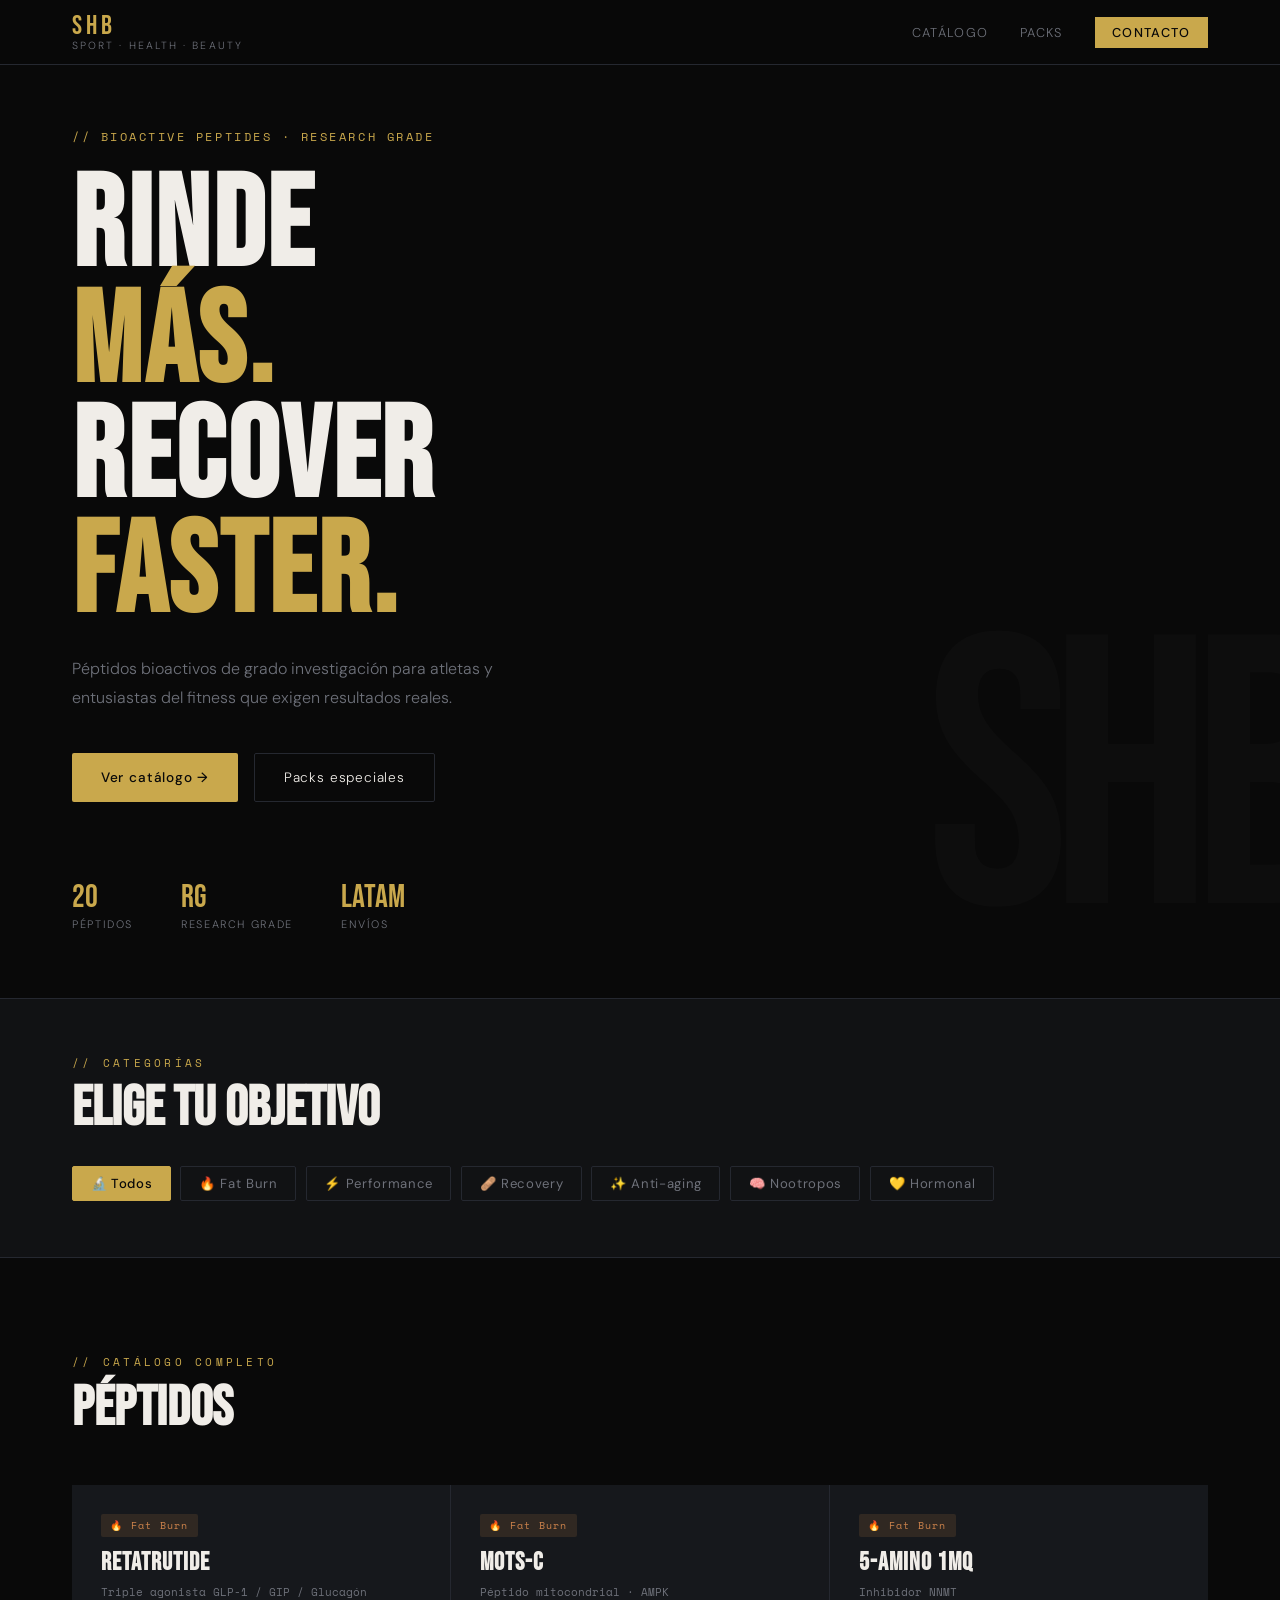
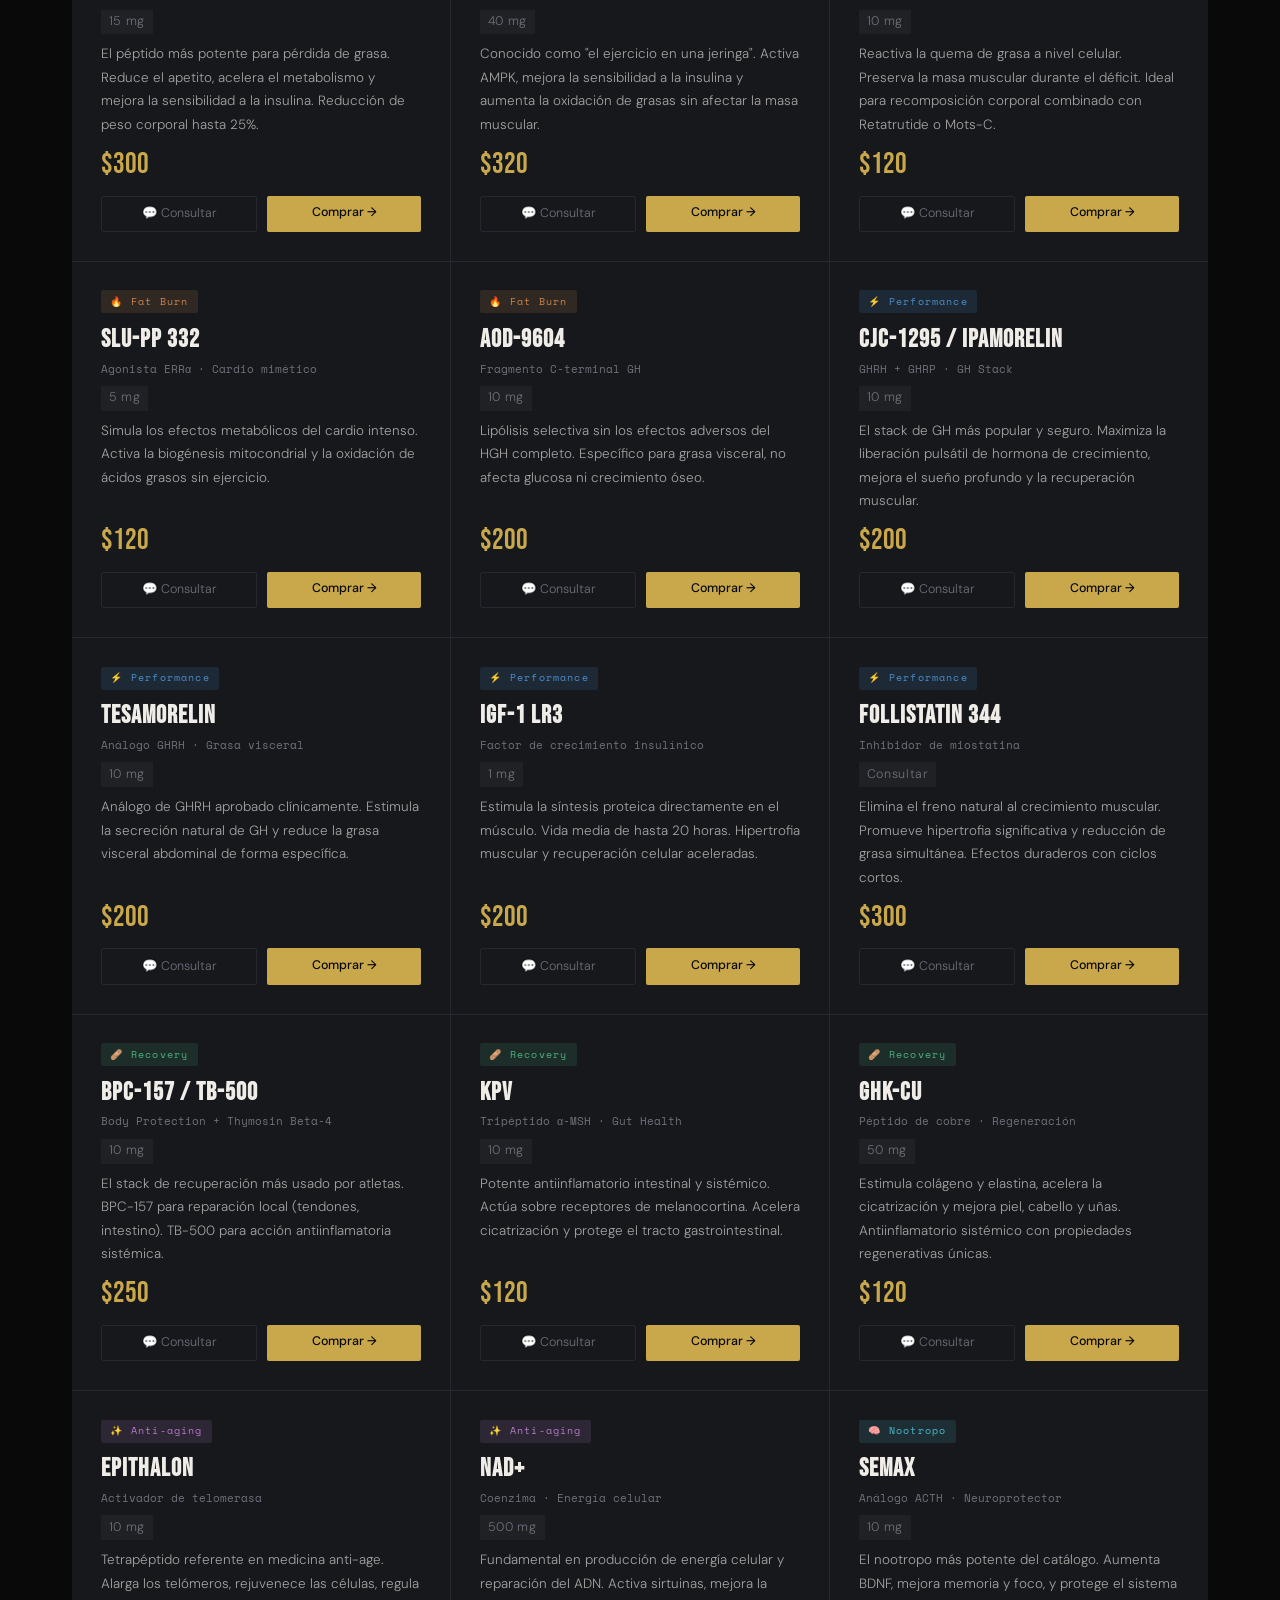
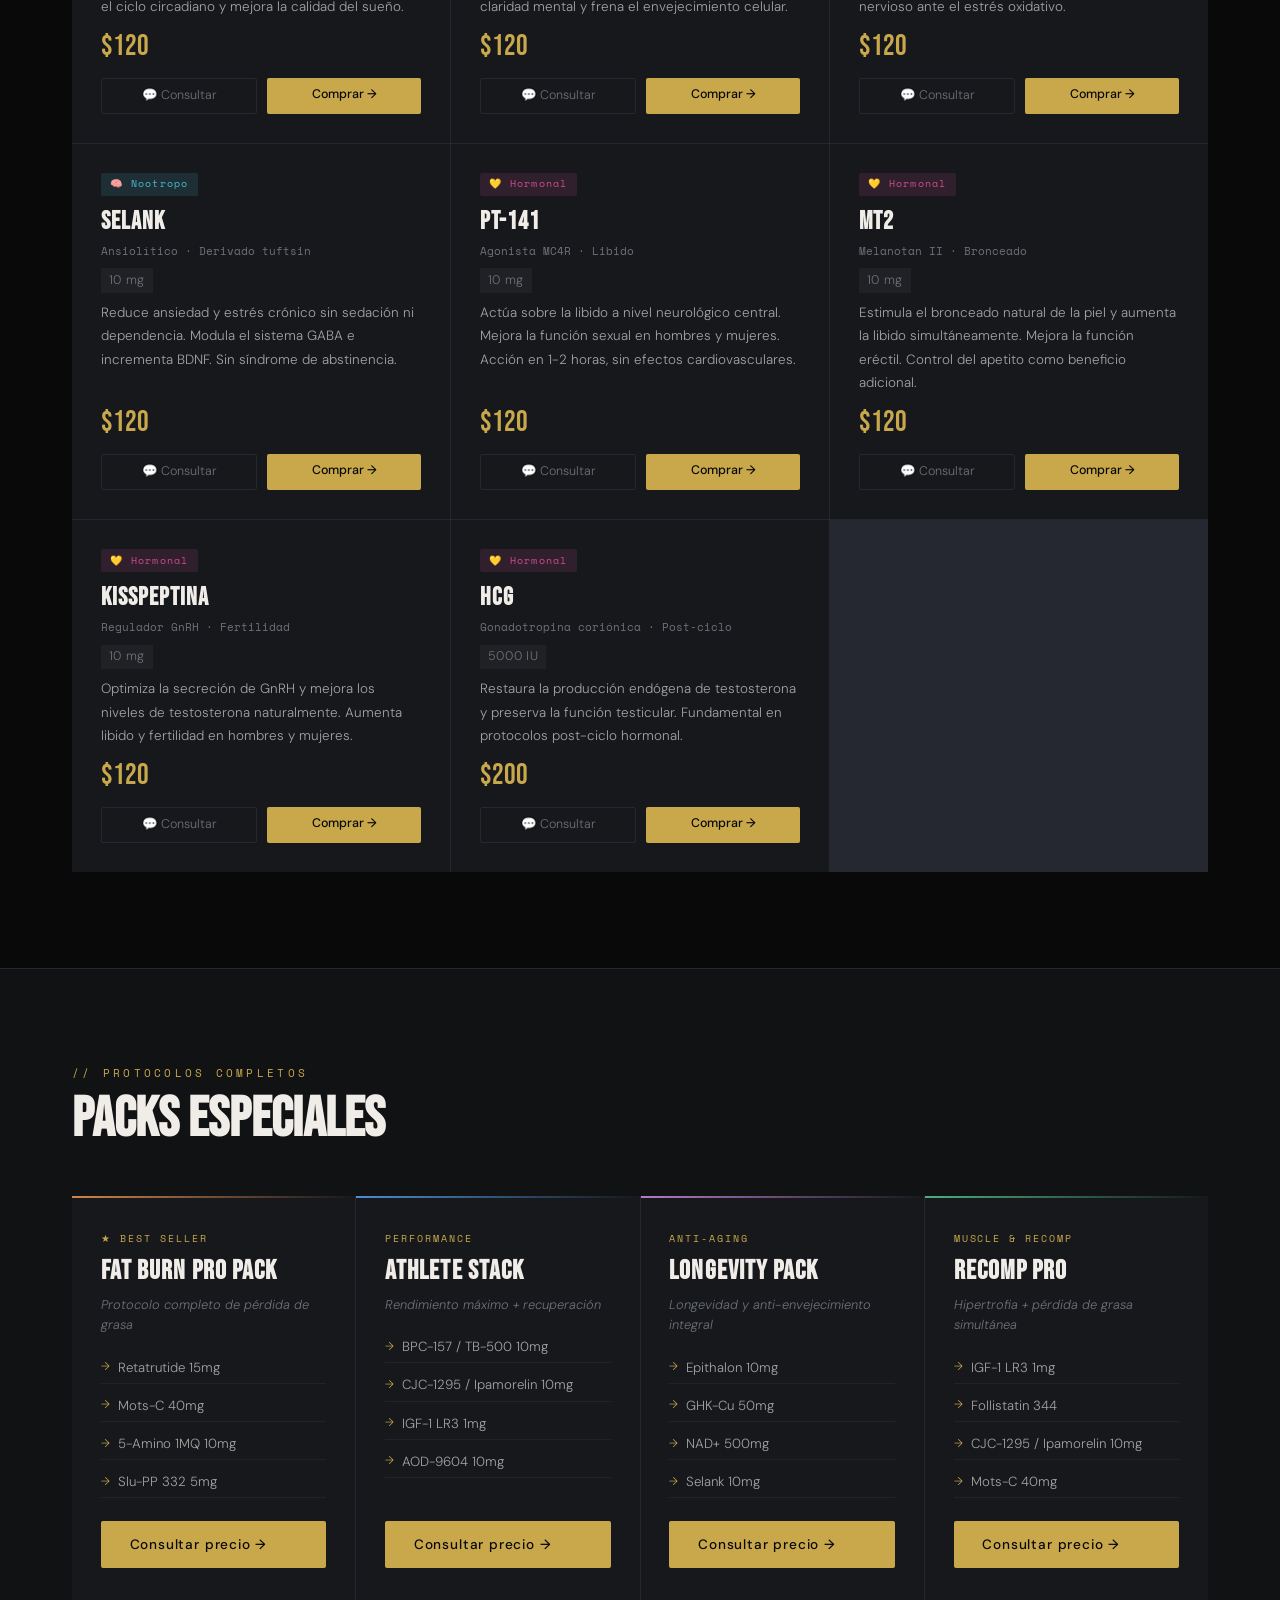
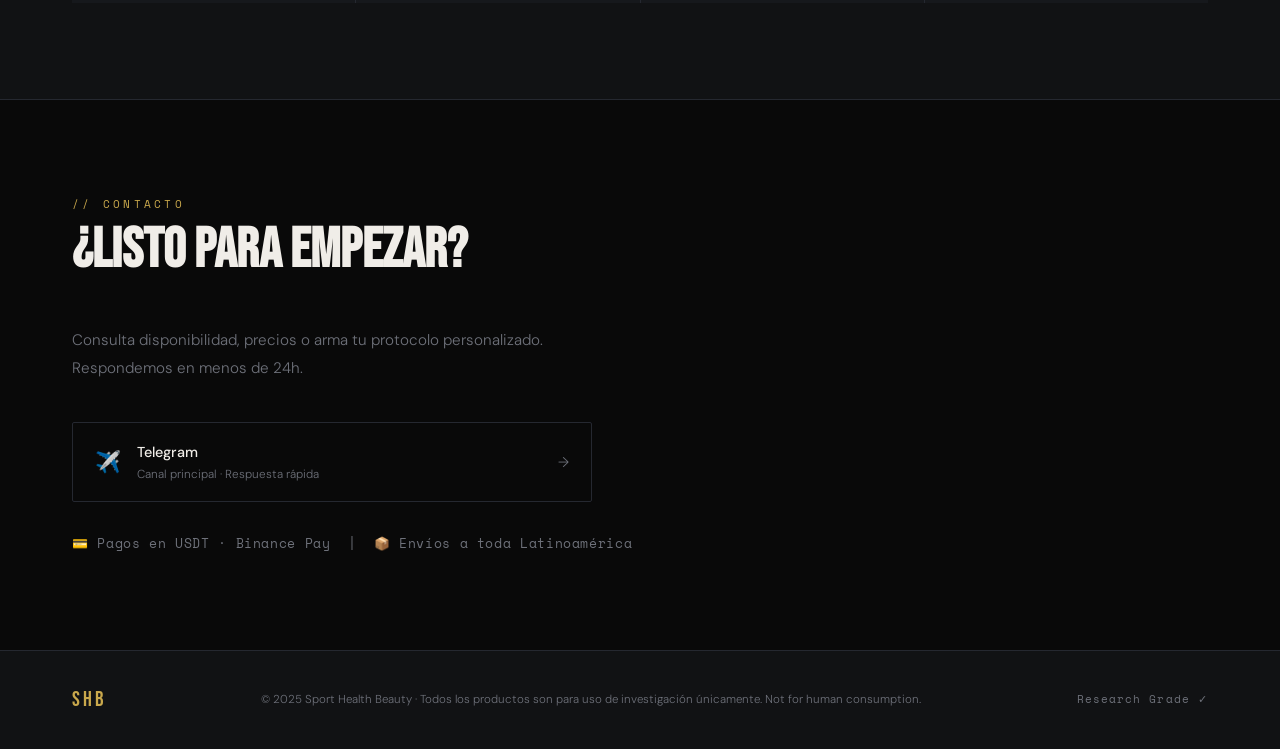
<file: index.html>
<!DOCTYPE html>
<html lang="es">
<head>
  <meta charset="UTF-8" />
  <meta name="viewport" content="width=device-width, initial-scale=1.0" />
  <title>SHB — Sport Health Beauty | Péptidos Bioactivos</title>
  <link rel="preconnect" href="https://fonts.googleapis.com" />
  <link rel="preconnect" href="https://fonts.gstatic.com" crossorigin />
  <link href="https://fonts.googleapis.com/css2?family=Bebas+Neue&family=DM+Sans:ital,opsz,wght@0,9..40,300;0,9..40,400;0,9..40,500;1,9..40,300&family=Space+Mono:wght@400;700&display=swap" rel="stylesheet" />
  <link rel="stylesheet" href="style.css" />
</head>
<body>

  <!-- NAV -->
  <nav id="navbar">
    <div class="nav-inner">
      <div class="nav-logo">
        <span class="logo-main">SHB</span>
        <span class="logo-sub">Sport · Health · Beauty</span>
      </div>
      <ul class="nav-links">
        <li><a href="#catalogo">Catálogo</a></li>
        <li><a href="#packs">Packs</a></li>
        <li><a href="#contacto" class="nav-cta">Contacto</a></li>
      </ul>
      <button class="nav-toggle" id="navToggle" aria-label="Menú">
        <span></span><span></span><span></span>
      </button>
    </div>
    <div class="nav-mobile" id="navMobile">
      <a href="#catalogo">Catálogo</a>
      <a href="#packs">Packs</a>
      <a href="#contacto">Contacto</a>
    </div>
  </nav>

  <!-- HERO -->
  <section class="hero" id="inicio">
    <div class="hero-content">
      <p class="hero-tag">// Bioactive Peptides · Research Grade</p>
      <h1 class="hero-title">
        RINDE<br>
        <em>MÁS.</em><br>
        RECOVER<br>
        <em>FASTER.</em>
      </h1>
      <p class="hero-sub">Péptidos bioactivos de grado investigación para atletas y entusiastas del fitness que exigen resultados reales.</p>
      <div class="hero-btns">
        <a href="#catalogo" class="btn-primary">Ver catálogo →</a>
        <a href="#packs" class="btn-secondary">Packs especiales</a>
      </div>
    </div>
    <div class="hero-stats">
      <div class="stat">
        <span class="stat-num">20</span>
        <span class="stat-label">Péptidos</span>
      </div>
      <div class="stat">
        <span class="stat-num">RG</span>
        <span class="stat-label">Research Grade</span>
      </div>
      <div class="stat">
        <span class="stat-num">LATAM</span>
        <span class="stat-label">Envíos</span>
      </div>
    </div>
  </section>

  <!-- CATEGORÍAS -->
  <section class="categories" id="categorias">
    <div class="container">
      <p class="section-label">// Categorías</p>
      <h2 class="section-title">ELIGE TU OBJETIVO</h2>
      <div class="cat-grid">
        <button class="cat-btn active" data-filter="all">🔬 Todos</button>
        <button class="cat-btn" data-filter="fat">🔥 Fat Burn</button>
        <button class="cat-btn" data-filter="perf">⚡ Performance</button>
        <button class="cat-btn" data-filter="recov">🩹 Recovery</button>
        <button class="cat-btn" data-filter="skin">✨ Anti-aging</button>
        <button class="cat-btn" data-filter="neuro">🧠 Nootropos</button>
        <button class="cat-btn" data-filter="hormonal">💛 Hormonal</button>
      </div>
    </div>
  </section>

  <!-- CATÁLOGO -->
  <section class="catalog" id="catalogo">
    <div class="container">
      <p class="section-label">// Catálogo completo</p>
      <h2 class="section-title">PÉPTIDOS</h2>

      <div class="peptide-grid" id="peptideGrid">

        <!-- FAT BURN -->
        <div class="peptide-card" data-cat="fat">
          <span class="tag tag-fat">🔥 Fat Burn</span>
          <h3 class="p-name">RETATRUTIDE</h3>
          <p class="p-aka">Triple agonista GLP-1 / GIP / Glucagón</p>
          <p class="p-dose">15 mg</p>
          <p class="p-desc">El péptido más potente para pérdida de grasa. Reduce el apetito, acelera el metabolismo y mejora la sensibilidad a la insulina. Reducción de peso corporal hasta 25%.</p>
          <p class="p-price">$300</p>
          <div class="p-actions">
            <a href="https://t.me/shb_pep" class="btn-card-contact" target="_blank">💬 Consultar</a>
            <a href="https://t.me/shb_pep" class="btn-card-buy" target="_blank">Comprar →</a>
          </div>
        </div>

        <div class="peptide-card" data-cat="fat">
          <span class="tag tag-fat">🔥 Fat Burn</span>
          <h3 class="p-name">MOTS-C</h3>
          <p class="p-aka">Péptido mitocondrial · AMPK</p>
          <p class="p-dose">40 mg</p>
          <p class="p-desc">Conocido como "el ejercicio en una jeringa". Activa AMPK, mejora la sensibilidad a la insulina y aumenta la oxidación de grasas sin afectar la masa muscular.</p>
          <p class="p-price">$320</p>
          <div class="p-actions">
            <a href="https://t.me/shb_pep" class="btn-card-contact" target="_blank">💬 Consultar</a>
            <a href="https://t.me/shb_pep" class="btn-card-buy" target="_blank">Comprar →</a>
          </div>
        </div>

        <div class="peptide-card" data-cat="fat">
          <span class="tag tag-fat">🔥 Fat Burn</span>
          <h3 class="p-name">5-AMINO 1MQ</h3>
          <p class="p-aka">Inhibidor NNMT</p>
          <p class="p-dose">10 mg</p>
          <p class="p-desc">Reactiva la quema de grasa a nivel celular. Preserva la masa muscular durante el déficit. Ideal para recomposición corporal combinado con Retatrutide o Mots-C.</p>
          <p class="p-price">$120</p>
          <div class="p-actions">
            <a href="https://t.me/shb_pep" class="btn-card-contact" target="_blank">💬 Consultar</a>
            <a href="https://t.me/shb_pep" class="btn-card-buy" target="_blank">Comprar →</a>
          </div>
        </div>

        <div class="peptide-card" data-cat="fat">
          <span class="tag tag-fat">🔥 Fat Burn</span>
          <h3 class="p-name">SLU-PP 332</h3>
          <p class="p-aka">Agonista ERRα · Cardio mimético</p>
          <p class="p-dose">5 mg</p>
          <p class="p-desc">Simula los efectos metabólicos del cardio intenso. Activa la biogénesis mitocondrial y la oxidación de ácidos grasos sin ejercicio.</p>
          <p class="p-price">$120</p>
          <div class="p-actions">
            <a href="https://t.me/shb_pep" class="btn-card-contact" target="_blank">💬 Consultar</a>
            <a href="https://t.me/shb_pep" class="btn-card-buy" target="_blank">Comprar →</a>
          </div>
        </div>

        <div class="peptide-card" data-cat="fat">
          <span class="tag tag-fat">🔥 Fat Burn</span>
          <h3 class="p-name">AOD-9604</h3>
          <p class="p-aka">Fragmento C-terminal GH</p>
          <p class="p-dose">10 mg</p>
          <p class="p-desc">Lipólisis selectiva sin los efectos adversos del HGH completo. Específico para grasa visceral, no afecta glucosa ni crecimiento óseo.</p>
          <p class="p-price">$200</p>
          <div class="p-actions">
            <a href="https://t.me/shb_pep" class="btn-card-contact" target="_blank">💬 Consultar</a>
            <a href="https://t.me/shb_pep" class="btn-card-buy" target="_blank">Comprar →</a>
          </div>
        </div>

        <!-- PERFORMANCE -->
        <div class="peptide-card" data-cat="perf">
          <span class="tag tag-perf">⚡ Performance</span>
          <h3 class="p-name">CJC-1295 / IPAMORELIN</h3>
          <p class="p-aka">GHRH + GHRP · GH Stack</p>
          <p class="p-dose">10 mg</p>
          <p class="p-desc">El stack de GH más popular y seguro. Maximiza la liberación pulsátil de hormona de crecimiento, mejora el sueño profundo y la recuperación muscular.</p>
          <p class="p-price">$200</p>
          <div class="p-actions">
            <a href="https://t.me/shb_pep" class="btn-card-contact" target="_blank">💬 Consultar</a>
            <a href="https://t.me/shb_pep" class="btn-card-buy" target="_blank">Comprar →</a>
          </div>
        </div>

        <div class="peptide-card" data-cat="perf">
          <span class="tag tag-perf">⚡ Performance</span>
          <h3 class="p-name">TESAMORELIN</h3>
          <p class="p-aka">Análogo GHRH · Grasa visceral</p>
          <p class="p-dose">10 mg</p>
          <p class="p-desc">Análogo de GHRH aprobado clínicamente. Estimula la secreción natural de GH y reduce la grasa visceral abdominal de forma específica.</p>
          <p class="p-price">$200</p>
          <div class="p-actions">
            <a href="https://t.me/shb_pep" class="btn-card-contact" target="_blank">💬 Consultar</a>
            <a href="https://t.me/shb_pep" class="btn-card-buy" target="_blank">Comprar →</a>
          </div>
        </div>

        <div class="peptide-card" data-cat="perf">
          <span class="tag tag-perf">⚡ Performance</span>
          <h3 class="p-name">IGF-1 LR3</h3>
          <p class="p-aka">Factor de crecimiento insulínico</p>
          <p class="p-dose">1 mg</p>
          <p class="p-desc">Estimula la síntesis proteica directamente en el músculo. Vida media de hasta 20 horas. Hipertrofia muscular y recuperación celular aceleradas.</p>
          <p class="p-price">$200</p>
          <div class="p-actions">
            <a href="https://t.me/shb_pep" class="btn-card-contact" target="_blank">💬 Consultar</a>
            <a href="https://t.me/shb_pep" class="btn-card-buy" target="_blank">Comprar →</a>
          </div>
        </div>

        <div class="peptide-card" data-cat="perf">
          <span class="tag tag-perf">⚡ Performance</span>
          <h3 class="p-name">FOLLISTATIN 344</h3>
          <p class="p-aka">Inhibidor de miostatina</p>
          <p class="p-dose">Consultar</p>
          <p class="p-desc">Elimina el freno natural al crecimiento muscular. Promueve hipertrofia significativa y reducción de grasa simultánea. Efectos duraderos con ciclos cortos.</p>
          <p class="p-price">$300</p>
          <div class="p-actions">
            <a href="https://t.me/shb_pep" class="btn-card-contact" target="_blank">💬 Consultar</a>
            <a href="https://t.me/shb_pep" class="btn-card-buy" target="_blank">Comprar →</a>
          </div>
        </div>

        <!-- RECOVERY -->
        <div class="peptide-card" data-cat="recov">
          <span class="tag tag-recov">🩹 Recovery</span>
          <h3 class="p-name">BPC-157 / TB-500</h3>
          <p class="p-aka">Body Protection + Thymosin Beta-4</p>
          <p class="p-dose">10 mg</p>
          <p class="p-desc">El stack de recuperación más usado por atletas. BPC-157 para reparación local (tendones, intestino). TB-500 para acción antiinflamatoria sistémica.</p>
          <p class="p-price">$250</p>
          <div class="p-actions">
            <a href="https://t.me/shb_pep" class="btn-card-contact" target="_blank">💬 Consultar</a>
            <a href="https://t.me/shb_pep" class="btn-card-buy" target="_blank">Comprar →</a>
          </div>
        </div>

        <div class="peptide-card" data-cat="recov">
          <span class="tag tag-recov">🩹 Recovery</span>
          <h3 class="p-name">KPV</h3>
          <p class="p-aka">Tripéptido α-MSH · Gut Health</p>
          <p class="p-dose">10 mg</p>
          <p class="p-desc">Potente antiinflamatorio intestinal y sistémico. Actúa sobre receptores de melanocortina. Acelera cicatrización y protege el tracto gastrointestinal.</p>
          <p class="p-price">$120</p>
          <div class="p-actions">
            <a href="https://t.me/shb_pep" class="btn-card-contact" target="_blank">💬 Consultar</a>
            <a href="https://t.me/shb_pep" class="btn-card-buy" target="_blank">Comprar →</a>
          </div>
        </div>

        <div class="peptide-card" data-cat="recov">
          <span class="tag tag-recov">🩹 Recovery</span>
          <h3 class="p-name">GHK-CU</h3>
          <p class="p-aka">Péptido de cobre · Regeneración</p>
          <p class="p-dose">50 mg</p>
          <p class="p-desc">Estimula colágeno y elastina, acelera la cicatrización y mejora piel, cabello y uñas. Antiinflamatorio sistémico con propiedades regenerativas únicas.</p>
          <p class="p-price">$120</p>
          <div class="p-actions">
            <a href="https://t.me/shb_pep" class="btn-card-contact" target="_blank">💬 Consultar</a>
            <a href="https://t.me/shb_pep" class="btn-card-buy" target="_blank">Comprar →</a>
          </div>
        </div>

        <!-- ANTI-AGING / SKIN -->
        <div class="peptide-card" data-cat="skin">
          <span class="tag tag-skin">✨ Anti-aging</span>
          <h3 class="p-name">EPITHALON</h3>
          <p class="p-aka">Activador de telomerasa</p>
          <p class="p-dose">10 mg</p>
          <p class="p-desc">Tetrapéptido referente en medicina anti-age. Alarga los telómeros, rejuvenece las células, regula el ciclo circadiano y mejora la calidad del sueño.</p>
          <p class="p-price">$120</p>
          <div class="p-actions">
            <a href="https://t.me/shb_pep" class="btn-card-contact" target="_blank">💬 Consultar</a>
            <a href="https://t.me/shb_pep" class="btn-card-buy" target="_blank">Comprar →</a>
          </div>
        </div>

        <div class="peptide-card" data-cat="skin">
          <span class="tag tag-skin">✨ Anti-aging</span>
          <h3 class="p-name">NAD+</h3>
          <p class="p-aka">Coenzima · Energía celular</p>
          <p class="p-dose">500 mg</p>
          <p class="p-desc">Fundamental en producción de energía celular y reparación del ADN. Activa sirtuinas, mejora la claridad mental y frena el envejecimiento celular.</p>
          <p class="p-price">$120</p>
          <div class="p-actions">
            <a href="https://t.me/shb_pep" class="btn-card-contact" target="_blank">💬 Consultar</a>
            <a href="https://t.me/shb_pep" class="btn-card-buy" target="_blank">Comprar →</a>
          </div>
        </div>

        <!-- NOOTROPOS -->
        <div class="peptide-card" data-cat="neuro">
          <span class="tag tag-neuro">🧠 Nootropo</span>
          <h3 class="p-name">SEMAX</h3>
          <p class="p-aka">Análogo ACTH · Neuroprotector</p>
          <p class="p-dose">10 mg</p>
          <p class="p-desc">El nootropo más potente del catálogo. Aumenta BDNF, mejora memoria y foco, y protege el sistema nervioso ante el estrés oxidativo.</p>
          <p class="p-price">$120</p>
          <div class="p-actions">
            <a href="https://t.me/shb_pep" class="btn-card-contact" target="_blank">💬 Consultar</a>
            <a href="https://t.me/shb_pep" class="btn-card-buy" target="_blank">Comprar →</a>
          </div>
        </div>

        <div class="peptide-card" data-cat="neuro">
          <span class="tag tag-neuro">🧠 Nootropo</span>
          <h3 class="p-name">SELANK</h3>
          <p class="p-aka">Ansiolítico · Derivado tuftsin</p>
          <p class="p-dose">10 mg</p>
          <p class="p-desc">Reduce ansiedad y estrés crónico sin sedación ni dependencia. Modula el sistema GABA e incrementa BDNF. Sin síndrome de abstinencia.</p>
          <p class="p-price">$120</p>
          <div class="p-actions">
            <a href="https://t.me/shb_pep" class="btn-card-contact" target="_blank">💬 Consultar</a>
            <a href="https://t.me/shb_pep" class="btn-card-buy" target="_blank">Comprar →</a>
          </div>
        </div>

        <!-- HORMONAL -->
        <div class="peptide-card" data-cat="hormonal">
          <span class="tag tag-hormonal">💛 Hormonal</span>
          <h3 class="p-name">PT-141</h3>
          <p class="p-aka">Agonista MC4R · Libido</p>
          <p class="p-dose">10 mg</p>
          <p class="p-desc">Actúa sobre la libido a nivel neurológico central. Mejora la función sexual en hombres y mujeres. Acción en 1-2 horas, sin efectos cardiovasculares.</p>
          <p class="p-price">$120</p>
          <div class="p-actions">
            <a href="https://t.me/shb_pep" class="btn-card-contact" target="_blank">💬 Consultar</a>
            <a href="https://t.me/shb_pep" class="btn-card-buy" target="_blank">Comprar →</a>
          </div>
        </div>

        <div class="peptide-card" data-cat="hormonal">
          <span class="tag tag-hormonal">💛 Hormonal</span>
          <h3 class="p-name">MT2</h3>
          <p class="p-aka">Melanotan II · Bronceado</p>
          <p class="p-dose">10 mg</p>
          <p class="p-desc">Estimula el bronceado natural de la piel y aumenta la libido simultáneamente. Mejora la función eréctil. Control del apetito como beneficio adicional.</p>
          <p class="p-price">$120</p>
          <div class="p-actions">
            <a href="https://t.me/shb_pep" class="btn-card-contact" target="_blank">💬 Consultar</a>
            <a href="https://t.me/shb_pep" class="btn-card-buy" target="_blank">Comprar →</a>
          </div>
        </div>

        <div class="peptide-card" data-cat="hormonal">
          <span class="tag tag-hormonal">💛 Hormonal</span>
          <h3 class="p-name">KISSPEPTINA</h3>
          <p class="p-aka">Regulador GnRH · Fertilidad</p>
          <p class="p-dose">10 mg</p>
          <p class="p-desc">Optimiza la secreción de GnRH y mejora los niveles de testosterona naturalmente. Aumenta libido y fertilidad en hombres y mujeres.</p>
          <p class="p-price">$120</p>
          <div class="p-actions">
            <a href="https://t.me/shb_pep" class="btn-card-contact" target="_blank">💬 Consultar</a>
            <a href="https://t.me/shb_pep" class="btn-card-buy" target="_blank">Comprar →</a>
          </div>
        </div>

        <div class="peptide-card" data-cat="hormonal">
          <span class="tag tag-hormonal">💛 Hormonal</span>
          <h3 class="p-name">HCG</h3>
          <p class="p-aka">Gonadotropina coriónica · Post-ciclo</p>
          <p class="p-dose">5000 IU</p>
          <p class="p-desc">Restaura la producción endógena de testosterona y preserva la función testicular. Fundamental en protocolos post-ciclo hormonal.</p>
          <p class="p-price">$200</p>
          <div class="p-actions">
            <a href="https://t.me/shb_pep" class="btn-card-contact" target="_blank">💬 Consultar</a>
            <a href="https://t.me/shb_pep" class="btn-card-buy" target="_blank">Comprar →</a>
          </div>
        </div>

      </div><!-- end peptide-grid -->
    </div>
  </section>

  <!-- PACKS -->
  <section class="packs" id="packs">
    <div class="container">
      <p class="section-label">// Protocolos completos</p>
      <h2 class="section-title">PACKS ESPECIALES</h2>
      <div class="packs-grid">

        <div class="pack-card pack-fat">
          <p class="pack-badge">★ Best Seller</p>
          <h3 class="pack-name">FAT BURN PRO PACK</h3>
          <p class="pack-sub">Protocolo completo de pérdida de grasa</p>
          <ul class="pack-items">
            <li>Retatrutide 15mg</li>
            <li>Mots-C 40mg</li>
            <li>5-Amino 1MQ 10mg</li>
            <li>Slu-PP 332 5mg</li>
          </ul>
          <a href="https://t.me/shb_pep" class="btn-primary" target="_blank">Consultar precio →</a>
        </div>

        <div class="pack-card pack-perf">
          <p class="pack-badge">Performance</p>
          <h3 class="pack-name">ATHLETE STACK</h3>
          <p class="pack-sub">Rendimiento máximo + recuperación</p>
          <ul class="pack-items">
            <li>BPC-157 / TB-500 10mg</li>
            <li>CJC-1295 / Ipamorelin 10mg</li>
            <li>IGF-1 LR3 1mg</li>
            <li>AOD-9604 10mg</li>
          </ul>
          <a href="https://t.me/shb_pep" class="btn-primary" target="_blank">Consultar precio →</a>
        </div>

        <div class="pack-card pack-skin">
          <p class="pack-badge">Anti-aging</p>
          <h3 class="pack-name">LONGEVITY PACK</h3>
          <p class="pack-sub">Longevidad y anti-envejecimiento integral</p>
          <ul class="pack-items">
            <li>Epithalon 10mg</li>
            <li>GHK-Cu 50mg</li>
            <li>NAD+ 500mg</li>
            <li>Selank 10mg</li>
          </ul>
          <a href="https://t.me/shb_pep" class="btn-primary" target="_blank">Consultar precio →</a>
        </div>

        <div class="pack-card pack-muscle">
          <p class="pack-badge">Muscle & Recomp</p>
          <h3 class="pack-name">RECOMP PRO</h3>
          <p class="pack-sub">Hipertrofia + pérdida de grasa simultánea</p>
          <ul class="pack-items">
            <li>IGF-1 LR3 1mg</li>
            <li>Follistatin 344</li>
            <li>CJC-1295 / Ipamorelin 10mg</li>
            <li>Mots-C 40mg</li>
          </ul>
          <a href="https://t.me/shb_pep" class="btn-primary" target="_blank">Consultar precio →</a>
        </div>

      </div>
    </div>
  </section>

  <!-- CONTACTO -->
  <section class="contact" id="contacto">
    <div class="container">
      <p class="section-label">// Contacto</p>
      <h2 class="section-title">¿LISTO PARA EMPEZAR?</h2>
      <p class="contact-sub">Consulta disponibilidad, precios o arma tu protocolo personalizado. Respondemos en menos de 24h.</p>
      <div class="contact-channels">
        <a href="https://t.me/shb_pep" class="channel" target="_blank">
          <span class="ch-icon">✈️</span>
          <div class="ch-info">
            <span class="ch-name">Telegram</span>
            <span class="ch-desc">Canal principal · Respuesta rápida</span>
          </div>
          <span class="ch-arrow">→</span>
        </a>
      </div>
      <p class="contact-payment">💳 Pagos en USDT · Binance Pay &nbsp;|&nbsp; 📦 Envíos a toda Latinoamérica</p>
    </div>
  </section>

  <!-- FOOTER -->
  <footer>
    <div class="container footer-inner">
      <span class="footer-logo">SHB</span>
      <p class="footer-note">© 2025 Sport Health Beauty · Todos los productos son para uso de investigación únicamente. Not for human consumption.</p>
      <span class="footer-badge">Research Grade ✓</span>
    </div>
  </footer>

  <script src="script.js"></script>
</body>
</html>
</file>
<file: style.css>
/* =============================================
   SHB — Sport Health Beauty
   style.css
   ============================================= */

/* TOKENS */
:root {
  --black:   #090909;
  --dark:    #111214;
  --card:    #16181c;
  --border:  #252830;
  --gold:    #c9a84c;
  --gold-lt: #e0bb6a;
  --white:   #f0ede8;
  --muted:   #6e717a;

  --fat:     #cf844c;
  --perf:    #4c8ecf;
  --recov:   #4caf7d;
  --skin:    #b47cc8;
  --neuro:   #4cb8cf;
  --hormonal:#cf4c8e;

  --font-display: 'Bebas Neue', sans-serif;
  --font-body:    'DM Sans', sans-serif;
  --font-mono:    'Space Mono', monospace;

  --radius: 2px;
  --transition: 0.2s ease;
}

/* RESET */
*, *::before, *::after { box-sizing: border-box; margin: 0; padding: 0; }
html { scroll-behavior: smooth; }
body {
  background: var(--black);
  color: var(--white);
  font-family: var(--font-body);
  font-weight: 300;
  line-height: 1.6;
  overflow-x: hidden;
}
a { text-decoration: none; color: inherit; }
ul { list-style: none; }
img { display: block; max-width: 100%; }

/* CONTAINER */
.container {
  max-width: 1200px;
  margin: 0 auto;
  padding: 0 2rem;
}

/* =============================================
   NAV
   ============================================= */
#navbar {
  position: fixed;
  top: 0; left: 0; right: 0;
  z-index: 200;
  background: rgba(9,9,9,0.88);
  backdrop-filter: blur(14px);
  border-bottom: 1px solid var(--border);
  transition: background var(--transition);
}

.nav-inner {
  max-width: 1200px;
  margin: 0 auto;
  padding: 0 2rem;
  height: 64px;
  display: flex;
  align-items: center;
  justify-content: space-between;
}

.nav-logo {
  display: flex;
  flex-direction: column;
  line-height: 1;
}
.logo-main {
  font-family: var(--font-display);
  font-size: 1.7rem;
  letter-spacing: 0.15em;
  color: var(--gold);
}
.logo-sub {
  font-size: 0.65rem;
  letter-spacing: 0.2em;
  color: var(--muted);
  text-transform: uppercase;
  margin-top: 1px;
}

.nav-links {
  display: flex;
  gap: 2rem;
  align-items: center;
}
.nav-links a {
  font-size: 0.8rem;
  letter-spacing: 0.1em;
  text-transform: uppercase;
  color: var(--muted);
  transition: color var(--transition);
}
.nav-links a:hover { color: var(--gold); }
.nav-cta {
  background: var(--gold) !important;
  color: var(--black) !important;
  padding: 0.45rem 1.1rem;
  font-weight: 500 !important;
}
.nav-cta:hover { background: var(--gold-lt) !important; }

.nav-toggle {
  display: none;
  flex-direction: column;
  gap: 5px;
  background: none;
  border: none;
  cursor: pointer;
  padding: 4px;
}
.nav-toggle span {
  display: block;
  width: 22px;
  height: 2px;
  background: var(--white);
  transition: var(--transition);
}

.nav-mobile {
  display: none;
  flex-direction: column;
  padding: 1rem 2rem 1.5rem;
  border-top: 1px solid var(--border);
  gap: 1rem;
}
.nav-mobile a {
  font-size: 0.9rem;
  letter-spacing: 0.1em;
  text-transform: uppercase;
  color: var(--muted);
}
.nav-mobile.open { display: flex; }

/* =============================================
   HERO
   ============================================= */
.hero {
  min-height: 100vh;
  display: flex;
  flex-direction: column;
  justify-content: center;
  padding: 8rem 2rem 4rem;
  max-width: 1200px;
  margin: 0 auto;
  position: relative;
}

.hero::before {
  content: 'SHB';
  position: fixed;
  right: -3rem;
  bottom: -5rem;
  font-family: var(--font-display);
  font-size: 30vw;
  color: rgba(255,255,255,0.018);
  letter-spacing: -0.05em;
  pointer-events: none;
  line-height: 1;
  z-index: 0;
}

.hero-content { position: relative; z-index: 1; }

.hero-tag {
  font-family: var(--font-mono);
  font-size: 0.72rem;
  color: var(--gold);
  letter-spacing: 0.22em;
  text-transform: uppercase;
  margin-bottom: 1.5rem;
  opacity: 0;
  animation: fadeUp 0.7s ease 0.2s forwards;
}

.hero-title {
  font-family: var(--font-display);
  font-size: clamp(3.5rem, 10vw, 8.5rem);
  line-height: 0.9;
  letter-spacing: 0.02em;
  margin-bottom: 1.5rem;
  opacity: 0;
  animation: fadeUp 0.7s ease 0.4s forwards;
}
.hero-title em {
  font-style: normal;
  color: var(--gold);
}

.hero-sub {
  font-size: 1rem;
  color: var(--muted);
  max-width: 500px;
  margin-bottom: 2.5rem;
  line-height: 1.8;
  opacity: 0;
  animation: fadeUp 0.7s ease 0.6s forwards;
}

.hero-btns {
  display: flex;
  gap: 1rem;
  flex-wrap: wrap;
  opacity: 0;
  animation: fadeUp 0.7s ease 0.8s forwards;
}

.hero-stats {
  display: flex;
  gap: 3rem;
  margin-top: 5rem;
  opacity: 0;
  animation: fadeUp 0.7s ease 1s forwards;
}
.stat { display: flex; flex-direction: column; }
.stat-num {
  font-family: var(--font-display);
  font-size: 2rem;
  color: var(--gold);
  line-height: 1;
}
.stat-label {
  font-size: 0.68rem;
  color: var(--muted);
  letter-spacing: 0.15em;
  text-transform: uppercase;
  margin-top: 2px;
}

/* =============================================
   BUTTONS
   ============================================= */
.btn-primary {
  display: inline-flex;
  align-items: center;
  gap: 0.4rem;
  background: var(--gold);
  color: var(--black);
  padding: 0.8rem 1.8rem;
  font-size: 0.85rem;
  font-weight: 500;
  letter-spacing: 0.06em;
  transition: background var(--transition), transform var(--transition);
  border-radius: var(--radius);
}
.btn-primary:hover {
  background: var(--gold-lt);
  transform: translateY(-2px);
}

.btn-secondary {
  display: inline-flex;
  align-items: center;
  gap: 0.4rem;
  border: 1px solid var(--border);
  color: var(--white);
  padding: 0.8rem 1.8rem;
  font-size: 0.85rem;
  letter-spacing: 0.06em;
  transition: border-color var(--transition), color var(--transition), transform var(--transition);
  border-radius: var(--radius);
}
.btn-secondary:hover {
  border-color: var(--gold);
  color: var(--gold);
  transform: translateY(-2px);
}

/* =============================================
   SECTION COMMON
   ============================================= */
section { padding: 6rem 0; }

.section-label {
  font-family: var(--font-mono);
  font-size: 0.68rem;
  color: var(--gold);
  letter-spacing: 0.3em;
  text-transform: uppercase;
  margin-bottom: 0.6rem;
}

.section-title {
  font-family: var(--font-display);
  font-size: clamp(2rem, 5vw, 3.5rem);
  line-height: 1;
  margin-bottom: 3rem;
}

/* =============================================
   CATEGORIES
   ============================================= */
.categories {
  background: var(--dark);
  border-top: 1px solid var(--border);
  border-bottom: 1px solid var(--border);
  padding: 3.5rem 0;
}
.categories .section-title { margin-bottom: 1.8rem; }

.cat-grid {
  display: flex;
  flex-wrap: wrap;
  gap: 0.6rem;
}

.cat-btn {
  background: transparent;
  border: 1px solid var(--border);
  color: var(--muted);
  padding: 0.5rem 1.1rem;
  font-family: var(--font-body);
  font-size: 0.82rem;
  letter-spacing: 0.05em;
  cursor: pointer;
  border-radius: var(--radius);
  transition: all var(--transition);
}
.cat-btn:hover {
  border-color: var(--gold);
  color: var(--white);
}
.cat-btn.active {
  background: var(--gold);
  border-color: var(--gold);
  color: var(--black);
  font-weight: 500;
}

/* =============================================
   CATALOG
   ============================================= */
.catalog { background: var(--black); }

.peptide-grid {
  display: grid;
  grid-template-columns: repeat(auto-fill, minmax(300px, 1fr));
  gap: 1px;
  background: var(--border);
}

.peptide-card {
  background: var(--card);
  padding: 1.8rem;
  display: flex;
  flex-direction: column;
  gap: 0.5rem;
  transition: background var(--transition);
}
.peptide-card:hover { background: #1b1e23; }
.peptide-card.hidden { display: none; }

/* Tags */
.tag {
  display: inline-block;
  font-family: var(--font-mono);
  font-size: 0.62rem;
  letter-spacing: 0.12em;
  padding: 0.22rem 0.6rem;
  border-radius: 2px;
  width: fit-content;
}
.tag-fat      { background: rgba(207,132,76,0.14); color: var(--fat); }
.tag-perf     { background: rgba(76,142,207,0.14); color: var(--perf); }
.tag-recov    { background: rgba(76,175,125,0.14); color: var(--recov); }
.tag-skin     { background: rgba(180,124,200,0.14); color: var(--skin); }
.tag-neuro    { background: rgba(76,184,207,0.14); color: var(--neuro); }
.tag-hormonal { background: rgba(207,76,142,0.14); color: var(--hormonal); }

.p-name {
  font-family: var(--font-display);
  font-size: 1.55rem;
  letter-spacing: 0.04em;
  line-height: 1;
  margin-top: 0.4rem;
}
.p-aka {
  font-family: var(--font-mono);
  font-size: 0.68rem;
  color: var(--muted);
}
.p-dose {
  font-size: 0.78rem;
  color: var(--muted);
  background: rgba(255,255,255,0.04);
  display: inline-block;
  padding: 0.15rem 0.5rem;
  width: fit-content;
  letter-spacing: 0.05em;
}
.p-desc {
  font-size: 0.84rem;
  color: rgba(240,237,232,0.65);
  line-height: 1.75;
  flex-grow: 1;
}
.p-price {
  font-family: var(--font-display);
  font-size: 1.8rem;
  color: var(--gold);
  line-height: 1;
  margin-top: 0.4rem;
}

.p-actions {
  display: flex;
  gap: 0.6rem;
  margin-top: 0.5rem;
  flex-wrap: wrap;
}
.btn-card-contact {
  flex: 1;
  text-align: center;
  padding: 0.45rem 0.8rem;
  border: 1px solid var(--border);
  font-size: 0.78rem;
  color: var(--muted);
  border-radius: var(--radius);
  transition: all var(--transition);
}
.btn-card-contact:hover {
  border-color: var(--gold);
  color: var(--gold);
}
.btn-card-buy {
  flex: 1;
  text-align: center;
  padding: 0.45rem 0.8rem;
  background: var(--gold);
  color: var(--black);
  font-size: 0.78rem;
  font-weight: 500;
  border-radius: var(--radius);
  transition: background var(--transition);
}
.btn-card-buy:hover { background: var(--gold-lt); }

/* =============================================
   PACKS
   ============================================= */
.packs {
  background: var(--dark);
  border-top: 1px solid var(--border);
}

.packs-grid {
  display: grid;
  grid-template-columns: repeat(auto-fit, minmax(260px, 1fr));
  gap: 1px;
  background: var(--border);
}

.pack-card {
  background: var(--card);
  padding: 2.2rem 1.8rem;
  display: flex;
  flex-direction: column;
  gap: 0.6rem;
  position: relative;
  overflow: hidden;
  transition: background var(--transition);
}
.pack-card:hover { background: #1b1e23; }
.pack-card::before {
  content: '';
  position: absolute;
  top: 0; left: 0; right: 0;
  height: 2px;
}
.pack-fat::before    { background: linear-gradient(90deg, var(--fat), transparent); }
.pack-perf::before   { background: linear-gradient(90deg, var(--perf), transparent); }
.pack-skin::before   { background: linear-gradient(90deg, var(--skin), transparent); }
.pack-muscle::before { background: linear-gradient(90deg, var(--recov), transparent); }

.pack-badge {
  font-family: var(--font-mono);
  font-size: 0.62rem;
  letter-spacing: 0.2em;
  color: var(--gold);
  text-transform: uppercase;
}
.pack-name {
  font-family: var(--font-display);
  font-size: 1.7rem;
  letter-spacing: 0.04em;
  line-height: 1.05;
}
.pack-sub {
  font-size: 0.8rem;
  color: var(--muted);
  font-style: italic;
  margin-bottom: 0.4rem;
}
.pack-items {
  display: flex;
  flex-direction: column;
  gap: 0.4rem;
  margin-bottom: 0.8rem;
  flex-grow: 1;
}
.pack-items li {
  font-size: 0.83rem;
  color: rgba(240,237,232,0.65);
  padding: 0.3rem 0;
  border-bottom: 1px solid rgba(37,40,48,0.7);
  display: flex;
  align-items: center;
  gap: 0.5rem;
}
.pack-items li::before {
  content: '→';
  color: var(--gold);
  font-size: 0.72rem;
  flex-shrink: 0;
}

/* =============================================
   CONTACT
   ============================================= */
.contact { background: var(--black); border-top: 1px solid var(--border); }

.contact-sub {
  color: var(--muted);
  font-size: 0.95rem;
  max-width: 520px;
  margin-bottom: 2.5rem;
  line-height: 1.8;
}

.contact-channels {
  display: flex;
  flex-direction: column;
  gap: 0.8rem;
  max-width: 520px;
  margin-bottom: 2rem;
}

.channel {
  display: flex;
  align-items: center;
  gap: 1rem;
  padding: 1.1rem 1.4rem;
  border: 1px solid var(--border);
  border-radius: var(--radius);
  transition: all var(--transition);
}
.channel:hover {
  border-color: var(--gold);
  background: rgba(201,168,76,0.04);
}
.ch-icon { font-size: 1.3rem; flex-shrink: 0; }
.ch-info { flex: 1; display: flex; flex-direction: column; gap: 1px; }
.ch-name { font-size: 0.9rem; font-weight: 500; }
.ch-desc { font-size: 0.73rem; color: var(--muted); }
.ch-arrow {
  color: var(--muted);
  font-size: 0.9rem;
  transition: transform var(--transition), color var(--transition);
}
.channel:hover .ch-arrow {
  transform: translateX(5px);
  color: var(--gold);
}

.contact-payment {
  font-size: 0.8rem;
  color: var(--muted);
  font-family: var(--font-mono);
  letter-spacing: 0.05em;
}

/* =============================================
   FOOTER
   ============================================= */
footer {
  background: var(--dark);
  border-top: 1px solid var(--border);
  padding: 2rem 0;
}
.footer-inner {
  display: flex;
  align-items: center;
  justify-content: space-between;
  flex-wrap: wrap;
  gap: 1rem;
}
.footer-logo {
  font-family: var(--font-display);
  font-size: 1.3rem;
  letter-spacing: 0.15em;
  color: var(--gold);
}
.footer-note {
  font-size: 0.72rem;
  color: var(--muted);
  text-align: center;
  flex: 1;
  line-height: 1.7;
}
.footer-badge {
  font-family: var(--font-mono);
  font-size: 0.68rem;
  color: var(--muted);
  letter-spacing: 0.1em;
}

/* =============================================
   ANIMATIONS
   ============================================= */
@keyframes fadeUp {
  from { opacity: 0; transform: translateY(18px); }
  to   { opacity: 1; transform: translateY(0); }
}

.reveal {
  opacity: 0;
  transform: translateY(20px);
  transition: opacity 0.6s ease, transform 0.6s ease;
}
.reveal.visible {
  opacity: 1;
  transform: translateY(0);
}

@media (prefers-reduced-motion: reduce) {
  *, *::before, *::after { animation-duration: 0.01ms !important; transition-duration: 0.01ms !important; }
}

/* =============================================
   RESPONSIVE
   ============================================= */
@media (max-width: 768px) {
  .nav-links { display: none; }
  .nav-toggle { display: flex; }

  .hero { padding: 6rem 1.5rem 3rem; }
  .hero-stats { gap: 2rem; margin-top: 3rem; }
  .hero::before { display: none; }

  .container { padding: 0 1.5rem; }
  section { padding: 4rem 0; }

  .peptide-grid { grid-template-columns: 1fr; }
  .packs-grid   { grid-template-columns: 1fr; }
  .cat-grid     { gap: 0.4rem; }

  .footer-inner { flex-direction: column; text-align: center; }
  .footer-note  { order: 2; }
}

@media (max-width: 480px) {
  .hero-btns { flex-direction: column; }
  .btn-primary, .btn-secondary { width: 100%; justify-content: center; }
}
</file>
